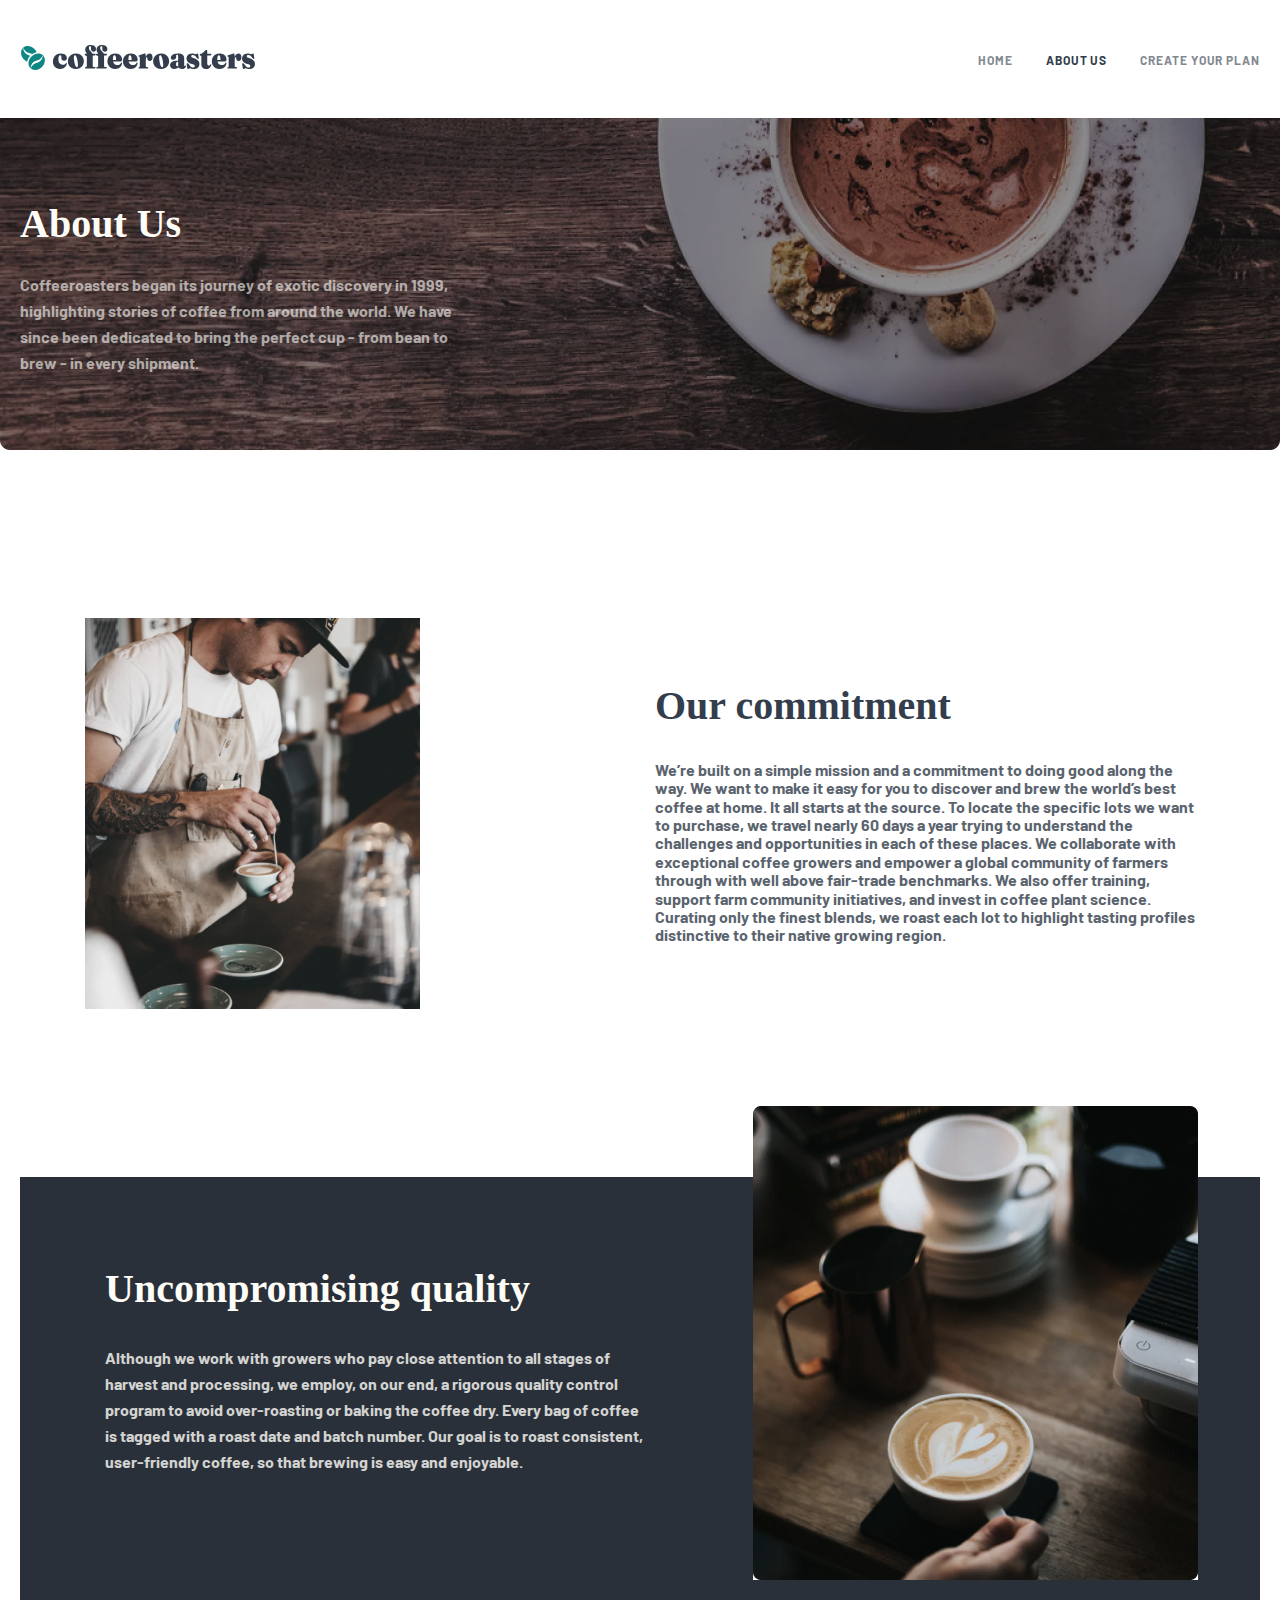
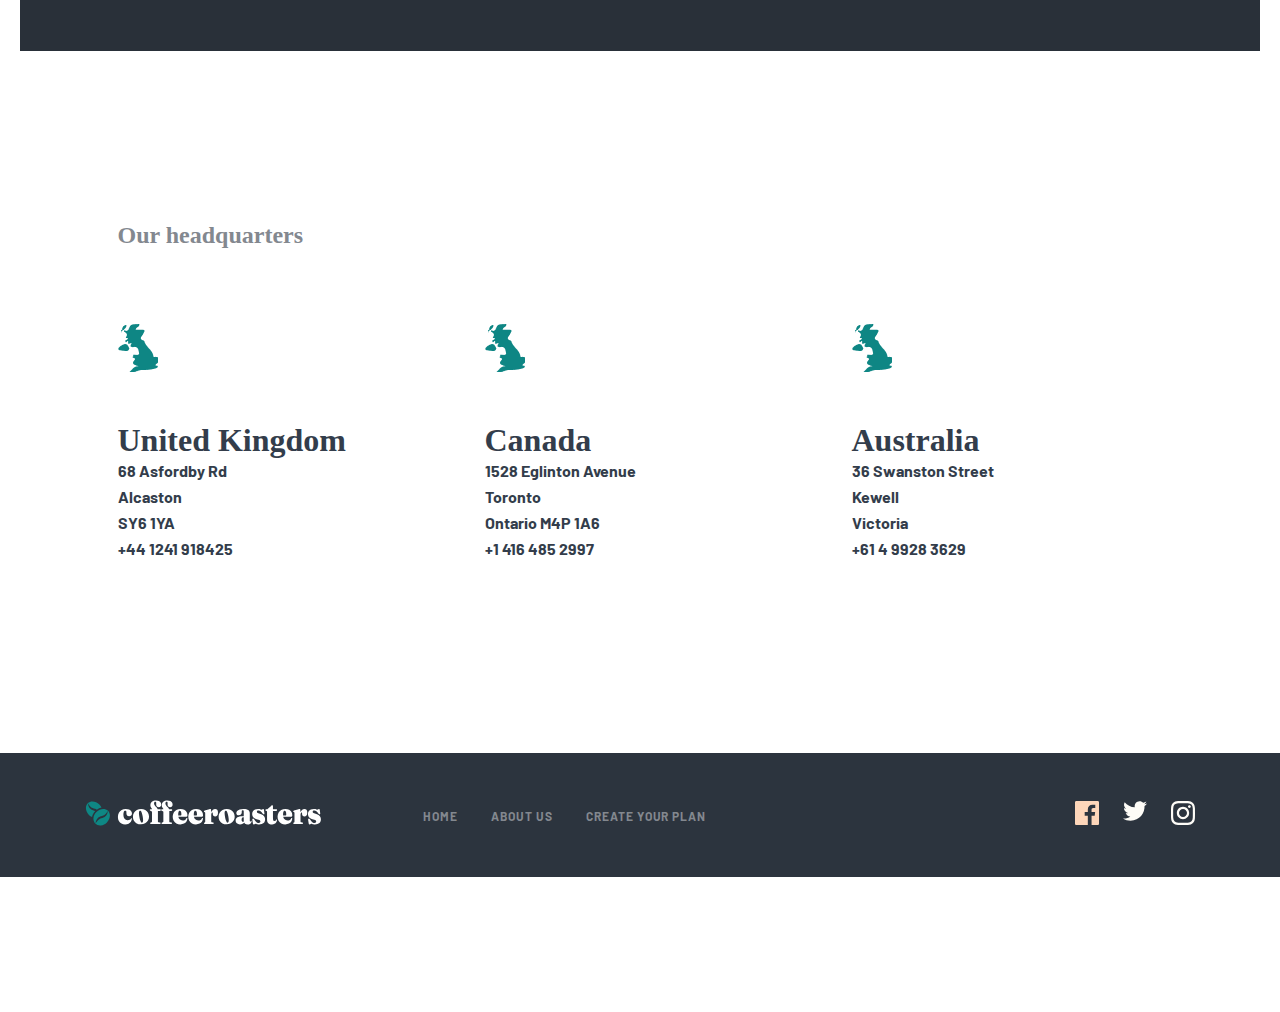
<file: about.html>
<!DOCTYPE html>
<html lang="en">
<head>
  <meta charset="UTF-8">
  <meta http-equiv="X-UA-Compatible" content="IE=edge">
  <meta name="viewport" content="width=device-width, initial-scale=1.0">
  <link rel="stylesheet" href="./css/main.css">
  <title>Document</title>
</head>
<body>
  <header class="site-header">
    <div class="container site-header__container">
    <div class="site-header__blok">
      <a class="site-header__logo-link" href="#">
        <img class="site-header__logo-img" src="./img/cofelogo.svg" alt="cofelogo">
      </a>
      <nav class="site-header__nav">
        <ul class="site-header__list">
          <li class="site-header__item">
            <a class="site-header__link " href="./index.html">HOME</a>
          </li>
          <li class="site-header__item">
            <a class="site-header__link home" href="./about.html">ABOUT US</a>
          </li>
          <li class="site-header__item">
            <a class="site-header__link" href="#">Create your plan</a>
          </li>
        </ul>
      </nav>
    </div>

    
    </div>
</header>
<main class="about-main">
<section class="about-main__hero">
<div class="container about-main__container">
<div class="about-main__block"> 
<h2 class="about-main__title">
  About Us
</h2>
<p class="about-main__text">
  Coffeeroasters began its journey of exotic discovery in 1999, highlighting stories of coffee from around the world. We have since been dedicated to bring the perfect cup - from bean to brew - in every shipment.
</p>
</div>
</div>
</section>
<section class="about-main__hero-our">
  <div class="container">
    <div class="about-main__heroour-blok ">
        <img class="about-main__ourimg" src="./img/aboutour.png" alt="A man wearing a hat is making coffee">
        <div class="about-main__ourcommintet">
          <h3 class="about-main__outtitle">
            Our commitment
          </h3>
          <div class="about-main__outtext">
            We’re built on a simple mission and a commitment to doing good along the way. We want to make it easy for you to discover and brew the world’s best coffee at home. It all starts at the source. To locate the specific lots we want to purchase, we travel nearly 60 days a year trying to understand the challenges and opportunities in each of these places. We collaborate with exceptional coffee growers and empower a global community of farmers through with well above fair-trade benchmarks. We also offer training, support farm community initiatives, and invest in coffee plant science. Curating only the finest blends, we roast each lot to highlight tasting profiles distinctive to their native growing region.
          </div>
        </div>
    </div>
  </div>
</section>
<section class="about-quality">
  <div class="container">
    <div class="about-quality__blok">
      <div class="about-quality__describtion">
        <h3 class="about-quality__title">
          Uncompromising quality
        </h3>
        <p class="about-quality__text">
          Although we work with growers who pay close attention to all stages of harvest and processing, we employ, on our end, a rigorous quality control program to avoid over-roasting or baking the coffee dry. Every bag of coffee is tagged with a roast date and batch number. Our goal is to roast consistent, user-friendly coffee, so that brewing is easy and enjoyable.
        </p>
      </div>
      <img class="quality-img" src="./img/aboutquality.jpg" alt="A picture of a heart is depicted on a coffee with milk">
    </div>
  </div>
</section>
<section class="about-headquartes">
  <div class="container">
    <div class="about-headquartes__block">
      <h4 class="about-headquartes__our">Our headquarters</h4>
      <ul class="about-countries">
        <li class="about-European">
          <h4 class="about-headquartes_countires">
            United Kingdom
          </h4> 
          <p class="about-headquartes__text">
            68  Asfordby Rd <br>
              Alcaston <br>
              SY6 1YA <br> 
              +44 1241 918425 <br>
          </p>
        </li>
        <li class="about-European">
          <h4 class="about-headquartes_countires">
            Canada
          </h4> 
          <p class="about-headquartes__text">
              1528  Eglinton Avenue <br>
              Toronto <br>
              Ontario M4P 1A6 <br> 
              +1 416 485 2997 <br>
          </p>
        </li>
        <li class="about-European">
          <h4 class="about-headquartes_countires">
            Australia
          </h4> 
          <p class="about-headquartes__text">
              36 Swanston Street <br>
              Kewell <br>
              Victoria <br> 
              +61 4 9928 3629 <br>
          </p>
        </li>

      </ul>
    </div>
  </div>
</section>
</main>
<footer class="site-footer">
  <div class="container site-footer__container">
    <a class="site-footer__link" href="#">
      <img class="site-footer__img" src="./img/cofelogofooter.svg" alt="cofelogo">
    </a>
    <ul class="site-footer__list">
      <li class="site-footer__item">
        <a class="item__link" href="./index.html">HOME</a>
      </li>
      <li class="site-footer__item">
        <a class="item__link" href="./about.html">ABOUT US</a>
      </li>
      <li class="site-footer__item">
        <a class="item__link " href="#">Create your plan</a>
      </li>
    </ul>
    <nav class="site-footer__socialnetwork">
      <ul class="site-footer__social-blok">
        <li class="public">
          <a class="publiclink" href="#">
            <img class="virtual" src="./img/facebook.svg" alt="facebook">
          </a>
        </li>
        <li class="public">
          <a class="publiclink" href="#">
            <img class="virtual" src="./img/twiter.svg" alt="twitter">
          </a>
        </li>
        <li class="public">
          <a class="publiclink" href="#">
            <img class="virtual" src="./img/instagram.svg" alt="instagram">
          </a>
        </li>
      </ul>
    </nav>
  </div>
</footer>
</body>
</html>
</file>
<file: css/main.css>
@font-face {
  font-family: "Barlow";
  font-style: normal;
  font-weight: 700;
  src: url("../fonts/barlow-v12-latin-700.woff2") format("woff2"), url("../fonts/barlow-v12-latin-700.woff") format("woff"); /* Chrome 6+, Firefox 3.6+, IE 9+, Safari 5.1+ */
  /* fraunces-900 - latin */
  @font-face {
    font-family: "Fraunces";
    font-style: normal;
    font-weight: 900;
    src: url("../fonts/fraunces-v24-latin-900.woff2") format("woff2"), url("../fonts/fraunces-v24-latin-900.woff") format("woff"); /* Chrome 6+, Firefox 3.6+, IE 9+, Safari 5.1+ */
  }
}
/*! normalize.css v8.0.1 | MIT License | github.com/necolas/normalize.css */
/* Document
   ========================================================================== */
/**
 * 1. Correct the line height in all browsers.
 * 2. Prevent adjustments of font size after orientation changes in iOS.
 */
html {
  line-height: 1.15; /* 1 */
  -webkit-text-size-adjust: 100%; /* 2 */
}

/* Sections
   ========================================================================== */
/**
 * Remove the margin in all browsers.
 */
body {
  margin: 0;
}

/**
 * Render the `main` element consistently in IE.
 */
main {
  display: block;
}

/**
 * Correct the font size and margin on `h1` elements within `section` and
 * `article` contexts in Chrome, Firefox, and Safari.
 */
h1 {
  font-size: 2em;
  margin: 0.67em 0;
}

/* Grouping content
   ========================================================================== */
/**
 * 1. Add the correct box sizing in Firefox.
 * 2. Show the overflow in Edge and IE.
 */
hr {
  -webkit-box-sizing: content-box;
          box-sizing: content-box; /* 1 */
  height: 0; /* 1 */
  overflow: visible; /* 2 */
}

/**
 * 1. Correct the inheritance and scaling of font size in all browsers.
 * 2. Correct the odd `em` font sizing in all browsers.
 */
pre {
  font-family: monospace, monospace; /* 1 */
  font-size: 1em; /* 2 */
}

/* Text-level semantics
   ========================================================================== */
/**
 * Remove the gray background on active links in IE 10.
 */
a {
  background-color: transparent;
}

/**
 * 1. Remove the bottom border in Chrome 57-
 * 2. Add the correct text decoration in Chrome, Edge, IE, Opera, and Safari.
 */
abbr[title] {
  border-bottom: none; /* 1 */
  text-decoration: underline; /* 2 */
  -webkit-text-decoration: underline dotted;
          text-decoration: underline dotted; /* 2 */
}

/**
 * Add the correct font weight in Chrome, Edge, and Safari.
 */
b,
strong {
  font-weight: bolder;
}

/**
 * 1. Correct the inheritance and scaling of font size in all browsers.
 * 2. Correct the odd `em` font sizing in all browsers.
 */
code,
kbd,
samp {
  font-family: monospace, monospace; /* 1 */
  font-size: 1em; /* 2 */
}

/**
 * Add the correct font size in all browsers.
 */
small {
  font-size: 80%;
}

/**
 * Prevent `sub` and `sup` elements from affecting the line height in
 * all browsers.
 */
sub,
sup {
  font-size: 75%;
  line-height: 0;
  position: relative;
  vertical-align: baseline;
}

sub {
  bottom: -0.25em;
}

sup {
  top: -0.5em;
}

/* Embedded content
   ========================================================================== */
/**
 * Remove the border on images inside links in IE 10.
 */
img {
  border-style: none;
}

/* Forms
   ========================================================================== */
/**
 * 1. Change the font styles in all browsers.
 * 2. Remove the margin in Firefox and Safari.
 */
button,
input,
optgroup,
select,
textarea {
  font-family: inherit; /* 1 */
  font-size: 100%; /* 1 */
  line-height: 1.15; /* 1 */
  margin: 0; /* 2 */
}

/**
 * Show the overflow in IE.
 * 1. Show the overflow in Edge.
 */
button,
input { /* 1 */
  overflow: visible;
}

/**
 * Remove the inheritance of text transform in Edge, Firefox, and IE.
 * 1. Remove the inheritance of text transform in Firefox.
 */
button,
select { /* 1 */
  text-transform: none;
}

/**
 * Correct the inability to style clickable types in iOS and Safari.
 */
button,
[type=button],
[type=reset],
[type=submit] {
  -webkit-appearance: button;
}

/**
 * Remove the inner border and padding in Firefox.
 */
button::-moz-focus-inner,
[type=button]::-moz-focus-inner,
[type=reset]::-moz-focus-inner,
[type=submit]::-moz-focus-inner {
  border-style: none;
  padding: 0;
}

/**
 * Restore the focus styles unset by the previous rule.
 */
button:-moz-focusring,
[type=button]:-moz-focusring,
[type=reset]:-moz-focusring,
[type=submit]:-moz-focusring {
  outline: 1px dotted ButtonText;
}

/**
 * Correct the padding in Firefox.
 */
fieldset {
  padding: 0.35em 0.75em 0.625em;
}

/**
 * 1. Correct the text wrapping in Edge and IE.
 * 2. Correct the color inheritance from `fieldset` elements in IE.
 * 3. Remove the padding so developers are not caught out when they zero out
 *    `fieldset` elements in all browsers.
 */
legend {
  -webkit-box-sizing: border-box;
          box-sizing: border-box; /* 1 */
  color: inherit; /* 2 */
  display: table; /* 1 */
  max-width: 100%; /* 1 */
  padding: 0; /* 3 */
  white-space: normal; /* 1 */
}

/**
 * Add the correct vertical alignment in Chrome, Firefox, and Opera.
 */
progress {
  vertical-align: baseline;
}

/**
 * Remove the default vertical scrollbar in IE 10+.
 */
textarea {
  overflow: auto;
}

/**
 * 1. Add the correct box sizing in IE 10.
 * 2. Remove the padding in IE 10.
 */
[type=checkbox],
[type=radio] {
  -webkit-box-sizing: border-box;
          box-sizing: border-box; /* 1 */
  padding: 0; /* 2 */
}

/**
 * Correct the cursor style of increment and decrement buttons in Chrome.
 */
[type=number]::-webkit-inner-spin-button,
[type=number]::-webkit-outer-spin-button {
  height: auto;
}

/**
 * 1. Correct the odd appearance in Chrome and Safari.
 * 2. Correct the outline style in Safari.
 */
[type=search] {
  -webkit-appearance: textfield; /* 1 */
  outline-offset: -2px; /* 2 */
}

/**
 * Remove the inner padding in Chrome and Safari on macOS.
 */
[type=search]::-webkit-search-decoration {
  -webkit-appearance: none;
}

/**
 * 1. Correct the inability to style clickable types in iOS and Safari.
 * 2. Change font properties to `inherit` in Safari.
 */
::-webkit-file-upload-button {
  -webkit-appearance: button; /* 1 */
  font: inherit; /* 2 */
}

/* Interactive
   ========================================================================== */
/*
 * Add the correct display in Edge, IE 10+, and Firefox.
 */
details {
  display: block;
}

/*
 * Add the correct display in all browsers.
 */
summary {
  display: list-item;
}

/* Misc
   ========================================================================== */
/**
 * Add the correct display in IE 10+.
 */
template {
  display: none;
}

/**
 * Add the correct display in IE 10.
 */
[hidden] {
  display: none;
}

html {
  -webkit-box-sizing: border-box;
          box-sizing: border-box;
  scroll-behavior: smooth;
}

*, *::before, *::after {
  -webkit-box-sizing: inherit;
          box-sizing: inherit;
}

h1, h2, h3, h4, h5, h6, p {
  margin: 0;
}

body {
  margin: 0;
  font-family: "Barlow", serif;
}

ul, ol {
  list-style: none;
  margin: 0;
  padding: 0;
}

a {
  text-decoration: none;
  display: inline-block;
}

img {
  width: 100%;
  height: auto;
}

.container {
  max-width: 1320px;
  margin: 0 auto;
  padding: 0 20px;
}

.btn {
  font-weight: 900;
  font-size: 18px;
  line-height: 25px;
  text-align: center;
  color: #FEFCF7;
  background: #66D2CF;
  border-radius: 6px;
  font-family: "Fraunces";
  padding: 16px 31px;
  -webkit-transition-duration: 1s;
          transition-duration: 1s;
}

.btn:hover {
  background: #5331c2;
}

.site-header__container {
  display: -webkit-box;
  display: -ms-flexbox;
  display: flex;
  -webkit-box-align: center;
      -ms-flex-align: center;
          align-items: center;
  -webkit-box-pack: justify;
      -ms-flex-pack: justify;
          justify-content: space-between;
}

.site-header__list {
  display: -webkit-box;
  display: -ms-flexbox;
  display: flex;
  -webkit-box-align: center;
      -ms-flex-align: center;
          align-items: center;
}

.site-header__item:not(:last-child) {
  margin-right: 33px;
}

.site-header__link {
  font-weight: 700;
  font-size: 12px;
  line-height: 15px;
  letter-spacing: 0.923077px;
  text-transform: uppercase;
  color: #83888F;
}

.home {
  color: #333D4B;
}

.site-header__blok {
  display: -webkit-box;
  display: -ms-flexbox;
  display: flex;
  -webkit-box-pack: justify;
      -ms-flex-pack: justify;
          justify-content: space-between;
  -webkit-box-align: center;
      -ms-flex-align: center;
          align-items: center;
  width: 100%;
}

.site-header {
  position: fixed;
  top: 0;
  right: 0;
  left: 0;
  z-index: 999;
  padding: 44px 0;
  background-color: #fff;
}

.site-header__logo-img {
  max-width: 236px;
}

.site-header__item {
  -webkit-transition-property: all;
  transition-property: all;
  -webkit-transition-timing-function: ease;
          transition-timing-function: ease;
  -webkit-transition-duration: 1s;
          transition-duration: 1s;
}

.site-header__item:hover {
  background-color: #12e6ed;
}

.site-header__link:hover {
  color: #000;
}

.hero__block {
  padding: 117px 0;
  background-repeat: no-repeat;
  background-image: url(../img/bghero.svg);
  border-radius: 10px;
}

.hero__content-block {
  padding-left: 85px;
}

.hero__title {
  font-family: "Fraunces";
  font-weight: 900;
  font-size: 72px;
  line-height: 72px;
  color: #FEFCF7;
  max-width: 493px;
  margin-bottom: 32px;
}

.hero__text {
  font-weight: 400;
  font-size: 16px;
  line-height: 26px;
  color: #FEFCF7;
  opacity: 0.8;
  max-width: 445px;
  margin-bottom: 56px;
}

.hero {
  margin-bottom: 136px;
}

.hero {
  margin-top: 120px;
}

.hero-our {
  margin-bottom: 200px;
}

.hero-our__blok {
  width: 1111px;
  margin: 0 auto;
  height: 524px;
  background-image: url(../img/bg_collection.svg);
  background-repeat: no-repeat;
}

.hero-our_list {
  padding-top: 126px;
  display: -webkit-box;
  display: -ms-flexbox;
  display: flex;
  -webkit-box-pack: justify;
      -ms-flex-pack: justify;
          justify-content: space-between;
}

.hero-our__imgblock {
  width: 255px;
  margin-bottom: 70px;
}

.hero-our__title {
  font-family: "Fraunces 9pt";
  font-style: normal;
  font-weight: 900;
  font-size: 24px;
  line-height: 32px;
  color: #333D4B;
  text-align: center;
  margin-bottom: 22px;
}

.item__superior {
  width: 255px;
}

.hero-our__text {
  font-family: "Barlow";
  font-weight: 400;
  font-size: 16px;
  line-height: 26px;
  text-align: center;
  color: #333D4B;
}

.hero-our__item {
  -webkit-transition-timing-function: ease-in-out;
          transition-timing-function: ease-in-out;
  -webkit-transition-duration: 1s;
          transition-duration: 1s;
  -webkit-transition-property: all;
  transition-property: all;
}

.hero-our__item:hover {
  background-color: #00ffd0;
  cursor: pointer;
}

.choose {
  padding-bottom: 200px;
}

.choose__top {
  background: #282F38;
  border-radius: 10px;
  padding-top: 100px;
  padding-bottom: 86px;
  text-align: center;
  position: relative;
}

.choose__title {
  font-family: "Fraunces";
  font-weight: 900;
  font-size: 40px;
  line-height: 48px;
  color: #FEFCF7;
  margin-bottom: 32px;
}

.choose__text {
  font-family: "Barlow";
  font-weight: 400;
  font-size: 16px;
  line-height: 26px;
  color: #FEFCF7;
  opacity: 0.8;
  max-width: 540px;
  margin: 0 auto;
}

.choose__list {
  max-width: 1111px;
  margin: 0 auto;
  display: -webkit-box;
  display: -ms-flexbox;
  display: flex;
  -webkit-box-align: center;
      -ms-flex-align: center;
          align-items: center;
  -webkit-box-pack: justify;
      -ms-flex-pack: justify;
          justify-content: space-between;
}

.choose__item {
  padding: 72px 48px 48px 48px;
  background-color: #0E8784;
  border-radius: 8px;
  max-width: 350px;
  text-align: center;
}

.choose__inner-title {
  font-family: "Fraunces";
  font-weight: 900;
  font-size: 24px;
  line-height: 32px;
  color: #FEFCF7;
  margin-bottom: 24px;
}

.choose__inner-text {
  font-family: "Barlow";
  font-weight: 400;
  font-size: 16px;
  line-height: 26px;
  color: #FEFCF7;
}

.choose__item:nth-child(1)::before {
  content: "";
  width: 72px;
  height: 72px;
  background-repeat: no-repeat;
  background-image: url(../img/cofeone.svg);
  display: inline-block;
}

.choose__item:nth-child(2)::before {
  content: "";
  width: 72px;
  height: 72px;
  background-repeat: no-repeat;
  background-image: url(../img/podarok.svg);
  display: inline-block;
}

.choose__item:nth-child(3)::before {
  content: "";
  width: 72px;
  height: 72px;
  background-repeat: no-repeat;
  background-image: url(../img/machine.svg);
  display: inline-block;
}

.choose__emty {
  position: absolute;
  width: 100%;
  border-radius: 10px;
  background-color: #282F38;
  height: 245px;
  z-index: -1;
  bottom: -67%;
}

.choose__inner-title {
  padding-top: 56px;
}

.choose__item {
  -webkit-transition-timing-function: ease;
          transition-timing-function: ease;
  -webkit-transition-duration: 1s;
          transition-duration: 1s;
  -webkit-transition-property: all;
  transition-property: all;
}

.choose__item:hover {
  background-color: purple;
  cursor: pointer;
}

.work__container {
  width: 1045px;
  margin: 0 auto;
}

.work {
  padding-bottom: 200px;
}

.work__title {
  font-family: "Fraunces";
  font-weight: 900;
  font-size: 24px;
  line-height: 32px;
  color: #83888F;
  margin-bottom: 80px;
}

.work__dash {
  display: -webkit-box;
  display: -ms-flexbox;
  display: flex;
  -webkit-box-pack: justify;
      -ms-flex-pack: justify;
          justify-content: space-between;
  width: 100%;
  max-width: 760px;
  position: relative;
  margin-bottom: 82px;
}

.work__dash::before {
  position: absolute;
  bottom: 15.5px;
  z-index: -1;
  width: 100%;
  height: 2px;
  background-color: #FDD6BA;
  content: "";
}

.work__span {
  width: 31px;
  height: 31px;
  background: #FEFCF7;
  border: 2px solid #0E8784;
  border-radius: 50%;
  display: inline-block;
}

.work__number {
  font-family: "Fraunces";
  font-style: normal;
  font-weight: 900;
  font-size: 72px;
  line-height: 72px;
  color: #FDD6BA;
  margin-bottom: 38px;
}

.work__list {
  display: -webkit-box;
  display: -ms-flexbox;
  display: flex;
  -webkit-box-pack: justify;
      -ms-flex-pack: justify;
          justify-content: space-between;
  -webkit-box-align: center;
      -ms-flex-align: center;
          align-items: center;
  padding-bottom: 64px;
}

.work__item {
  width: 285px;
  border: 3px solid transparent;
  margin-bottom: 64px;
}

.work__item:hover {
  border: 3px solid #000;
}

.work__task {
  font-family: "Fraunces";
  font-weight: 900;
  font-size: 32px;
  line-height: 36px;
  color: #333D4B;
  margin-bottom: 42px;
  max-width: 255px;
  height: 73px;
}

.work__text {
  font-family: "Barlow";
  max-width: 285px;
  font-weight: 400;
  font-size: 16px;
  line-height: 26px;
  color: #333D4B;
}

.work__title:hover {
  cursor: pointer;
  color: #000;
}

.work__item {
  -webkit-transition-timing-function: linear;
          transition-timing-function: linear;
  -webkit-transition-duration: 0.5s;
          transition-duration: 0.5s;
  -webkit-transition-property: all;
  transition-property: all;
}

.work__item:hover {
  background-color: #d36dd3;
}

.site-footer {
  margin-bottom: 135px;
}

.site-footer__container {
  background-color: #2C343E;
  padding: 47px 0px 47px 85px;
  display: -webkit-box;
  display: -ms-flexbox;
  display: flex;
  -webkit-box-align: center;
      -ms-flex-align: center;
          align-items: center;
}

.site-footer__list {
  display: -webkit-box;
  display: -ms-flexbox;
  display: flex;
  -webkit-box-pack: justify;
      -ms-flex-pack: justify;
          justify-content: space-between;
  width: 283px;
  margin-left: 102px;
  margin-right: 369px;
}

.site-footer__item {
  -webkit-transition-property: all;
  transition-property: all;
  -webkit-transition-timing-function: ease;
          transition-timing-function: ease;
  -webkit-transition-duration: 1s;
          transition-duration: 1s;
}

.site-footer__item:hover {
  background-color: #12e6ed;
}

.item__link:hover {
  color: #000;
}

.item__link {
  font-family: "Barlow";
  font-weight: 700;
  font-size: 12px;
  line-height: 15px;
  letter-spacing: 0.923077px;
  text-transform: uppercase;
  color: #83888F;
}

.create {
  font-family: "Barlow";
  font-weight: 700;
  font-size: 12px;
  line-height: 15px;
  letter-spacing: 0.923077px;
  text-transform: uppercase;
  color: #FEFCF7;
}

.site-footer__social-blok {
  width: 120px;
  display: -webkit-box;
  display: -ms-flexbox;
  display: flex;
  -webkit-box-pack: justify;
      -ms-flex-pack: justify;
          justify-content: space-between;
}

.about-main__container {
  background-image: url(../../img/abouthero.png);
  background-repeat: no-repeat;
  height: 450px;
  margin-bottom: 168px;
  padding-top: 200px;
}

.about-main__block {
  max-width: 445px;
}

.about-main__title {
  font-family: "Fraunces";
  font-weight: 900;
  font-size: 40px;
  line-height: 48px;
  color: #FEFCF7;
  margin-bottom: 24px;
}

.about-main__text {
  font-family: "Barlow";
  font-weight: 400;
  font-size: 16px;
  line-height: 26px;
  color: #FEFCF7;
  opacity: 0.6;
}

.about-main__heroour-blok {
  width: 1110px;
  display: -webkit-box;
  display: -ms-flexbox;
  display: flex;
  -webkit-box-pack: justify;
      -ms-flex-pack: justify;
          justify-content: space-between;
  -webkit-box-align: center;
      -ms-flex-align: center;
          align-items: center;
  margin: 0 auto;
  margin-bottom: 168px;
}

.about-main__ourimg {
  width: 335px;
}

.about-main__outtitle {
  font-family: "Fraunces";
  font-weight: 900;
  font-size: 40px;
  color: #333D4B;
  margin-bottom: 32px;
}

.about-main__outtext {
  font-family: "Barlow";
  font-weight: 400;
  font-size: 16px;
  color: #333D4B;
  opacity: 0.8;
}

.about-main__ourcommintet {
  width: 540px;
}

.about-quality__blok {
  background-color: #293039;
  position: relative;
  padding-top: 88px;
  padding-left: 85px;
  padding-right: 85px;
  padding-bottom: 176px;
  margin-bottom: 168px;
  display: -webkit-box;
  display: -ms-flexbox;
  display: flex;
  -webkit-box-pack: justify;
      -ms-flex-pack: justify;
          justify-content: space-between;
  -webkit-box-align: center;
      -ms-flex-align: center;
          align-items: center;
}

.about-quality__describtion {
  width: 540px;
}

.about-quality__title {
  font-family: "Fraunces ";
  font-weight: 900;
  font-size: 40px;
  line-height: 48px;
  color: #FEFCF7;
  margin-bottom: 32px;
}

.about-quality__text {
  font-family: "Barlow";
  font-weight: 400;
  font-size: 16px;
  line-height: 26px;
  color: #FEFCF7;
  opacity: 0.8;
}

.quality-img {
  position: absolute;
  width: 445px;
  height: 474px;
  right: 5%;
  top: -15%;
}

.about-headquartes__our {
  font-family: "Fraunces";
  font-weight: 900;
  font-size: 24px;
  line-height: 32px;
  color: #83888F;
  margin-bottom: 72px;
}

.about-headquartes {
  margin-bottom: 168px;
}

.about-headquartes__block {
  width: 1045px;
  height: 366px;
  margin: 0 auto;
}

.about-headquartes_countires {
  font-family: "Fraunces";
  font-weight: 900;
  font-size: 32px;
  line-height: 36px;
  color: #333D4B;
  padding-top: 46px;
  width: 272px;
}

.about-countries {
  display: -webkit-box;
  display: -ms-flexbox;
  display: flex;
}

.about-European {
  margin-right: 95px;
}

.about-headquartes__text {
  font-family: "Barlow";
  font-weight: 400;
  font-size: 16px;
  line-height: 26px;
  color: #333D4B;
}

.about-European::before {
  content: "";
  width: 40px;
  height: 49px;
  display: inline-block;
  background-image: url(../../img/aboutcountires1.png);
  background-repeat: no-repeat;
}

.canada {
  content: "";
  width: 40px;
  height: 49px;
  display: inline-block;
  background-image: url(../../img/aboutcountires2.png);
  background-repeat: no-repeat;
}/*# sourceMappingURL=main.css.map */
</file>
